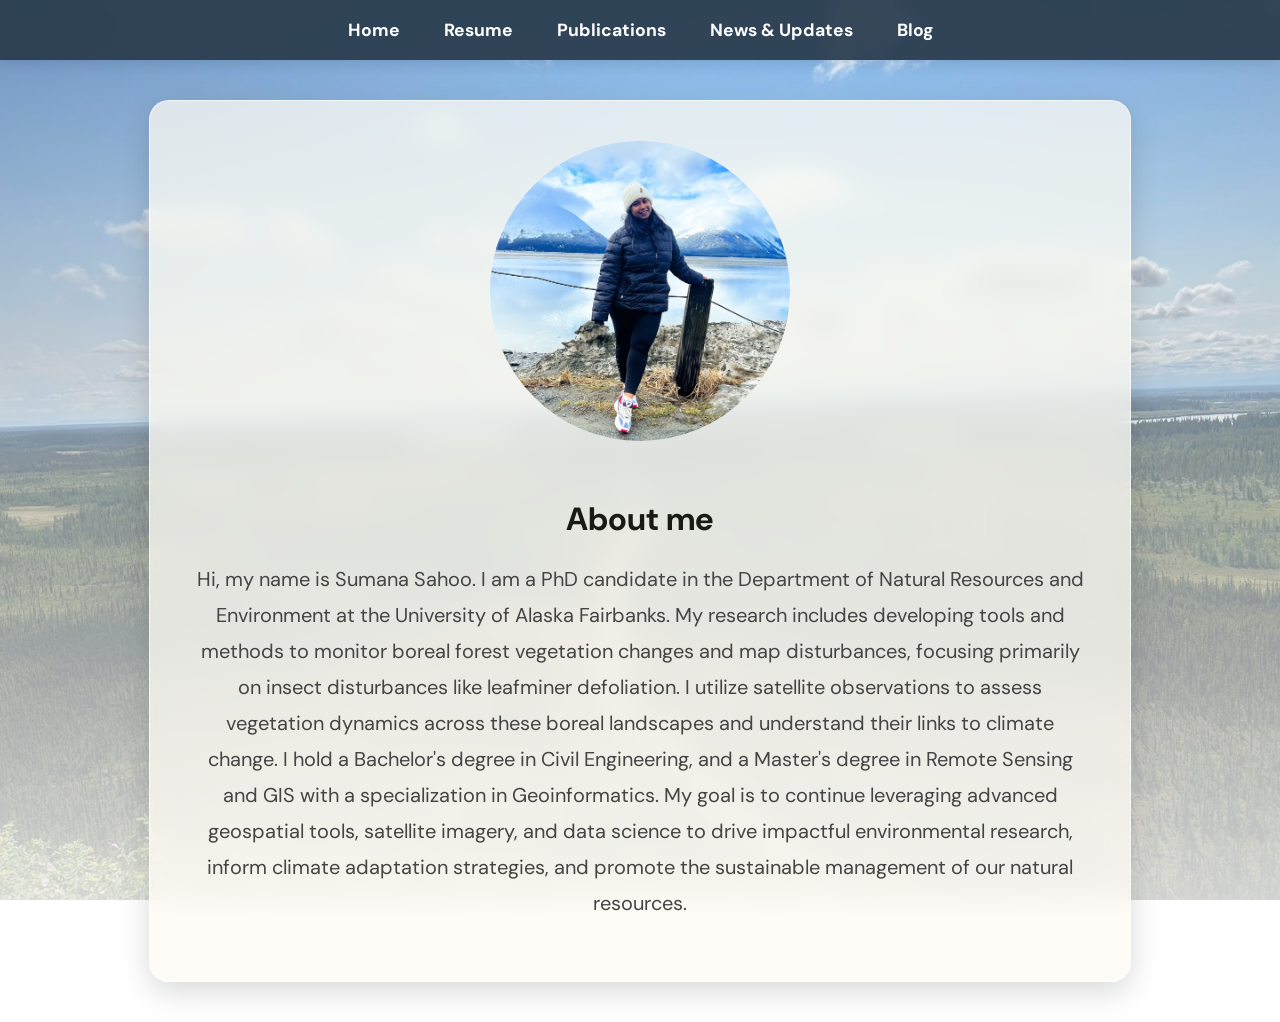
<file: index.html>
<!DOCTYPE html>
<html lang="en">
<head>
    <meta charset="UTF-8">
    <meta name="viewport" content="width=device-width, initial-scale=1.0">
    <title>Sumana Sahoo | Home</title>
    <meta name="description" content="Sumana Sahoo — PhD candidate at the University of Alaska Fairbanks studying boreal forest change with satellite remote sensing.">

    <link rel="preconnect" href="https://fonts.googleapis.com">
    <link rel="stylesheet" href="https://fonts.googleapis.com/css2?family=DM+Sans:wght@400;500;700&display=swap">
    <link rel="stylesheet" href="style.css">
</head>
<body>

    <nav>
        <a href="index.html">Home</a>
        <a href="resume.html">Resume</a>
        <a href="publications.html">Publications</a>
        <a href="updates.html">News & Updates</a>
        <a href="blog.html">Blog</a>
    </nav>

    <div class="container">
        
        <div class="profile-section">
            <img src="profile.jpg" alt="Sumana Sahoo" class="profile-pic">
            
            <h1>About me</h1>
            
            <p>
                Hi, my name is Sumana Sahoo. 
                I am a PhD candidate in the Department of Natural Resources and Environment at the University of Alaska Fairbanks.
                My research includes developing tools and methods to monitor boreal forest vegetation changes and map disturbances, focusing primarily on insect disturbances like leafminer defoliation.
                I utilize satellite observations to assess vegetation dynamics across these boreal landscapes and understand their links to climate change. I hold a Bachelor's degree in Civil Engineering, and a Master's degree in Remote Sensing and GIS with a specialization in Geoinformatics. 
                My goal is to continue leveraging advanced geospatial tools, satellite imagery, and data science to drive impactful environmental research, inform climate adaptation strategies, and promote the sustainable management of our natural resources.
            </p>
        </div>

    </div>

</body>
</html>
</file>
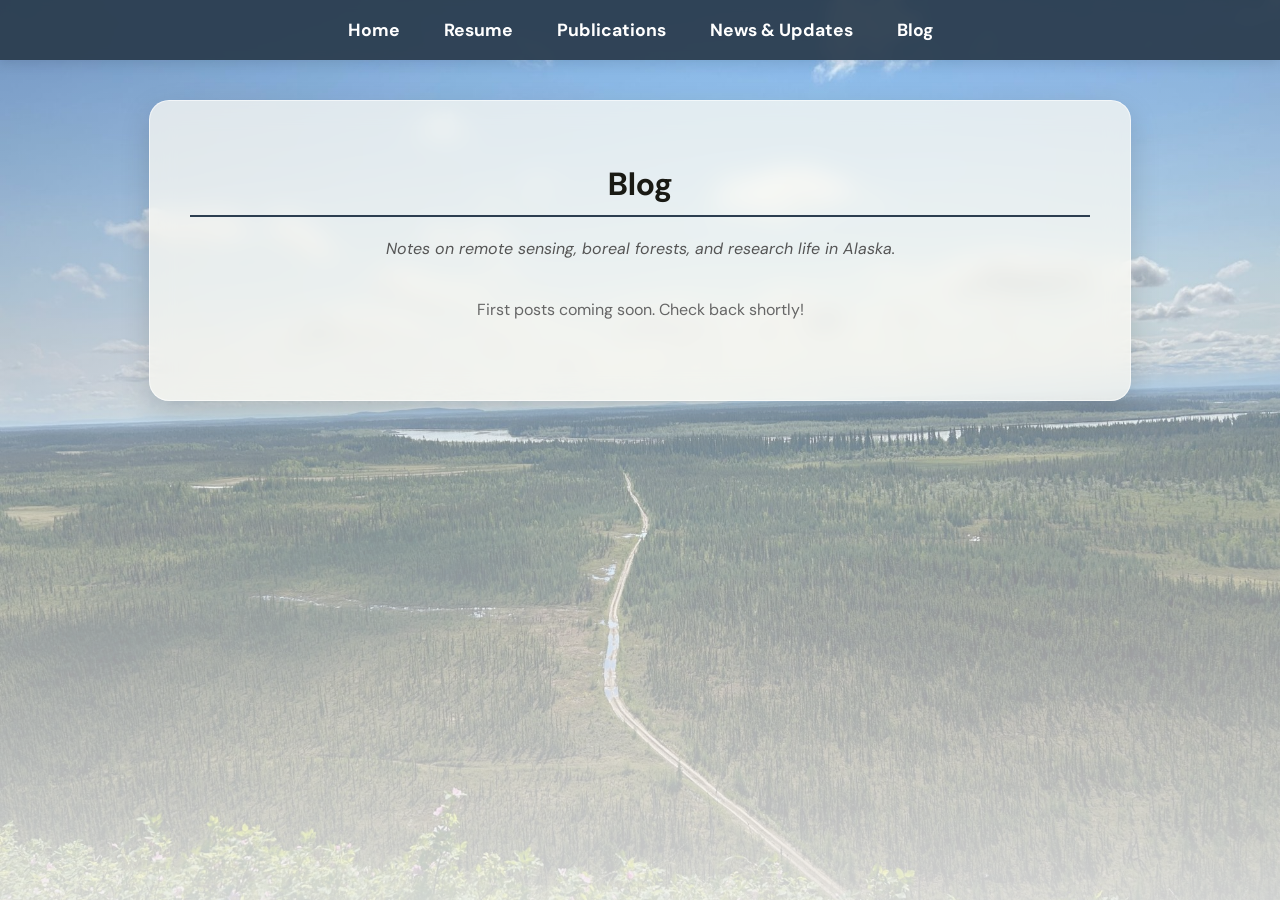
<file: blog.html>
<!DOCTYPE html>
<html lang="en">
<head>
    <meta charset="UTF-8">
    <meta name="viewport" content="width=device-width, initial-scale=1.0">
    <title>Sumana Sahoo | Blog</title>
    <meta name="description" content="Blog by Sumana Sahoo on remote sensing, boreal forests, and life as a PhD student in Alaska.">

    <link rel="preconnect" href="https://fonts.googleapis.com">
    <link rel="stylesheet" href="https://fonts.googleapis.com/css2?family=DM+Sans:wght@400;500;700&display=swap">
    <link rel="stylesheet" href="style.css">
</head>
<body>

    <nav>
        <a href="index.html">Home</a>
        <a href="resume.html">Resume</a>
        <a href="publications.html">Publications</a>
        <a href="updates.html">News & Updates</a>
        <a href="blog.html">Blog</a>
    </nav>

    <div class="container">

        <h1 style="text-align: center; border-bottom: 2px solid #2c3e50; padding-bottom: 10px;">Blog</h1>
        <p style="text-align: center; font-style: italic; color: #555;">
            Notes on remote sensing, boreal forests, and research life in Alaska.
        </p>

        <div class="blog-list">

            <!--
                TO ADD A POST:
                1. Copy blog/post-template.html to blog/your-post-name.html and write your post there.
                2. Copy the <a class="blog-card"> block below, paste it at the TOP of this list
                   (newest first), and change the link, date, title and summary.
                3. Delete the "coming soon" paragraph once your first post is up.
            -->

            <!--
            <a class="blog-card" href="blog/your-post-name.html">
                <span class="blog-date">Month Day, Year</span>
                <h2>Your Post Title</h2>
                <p>One or two sentences that tell readers what the post is about.</p>
            </a>
            -->

            <p class="blog-empty">First posts coming soon. Check back shortly!</p>

        </div>

    </div>

</body>
</html>
</file>
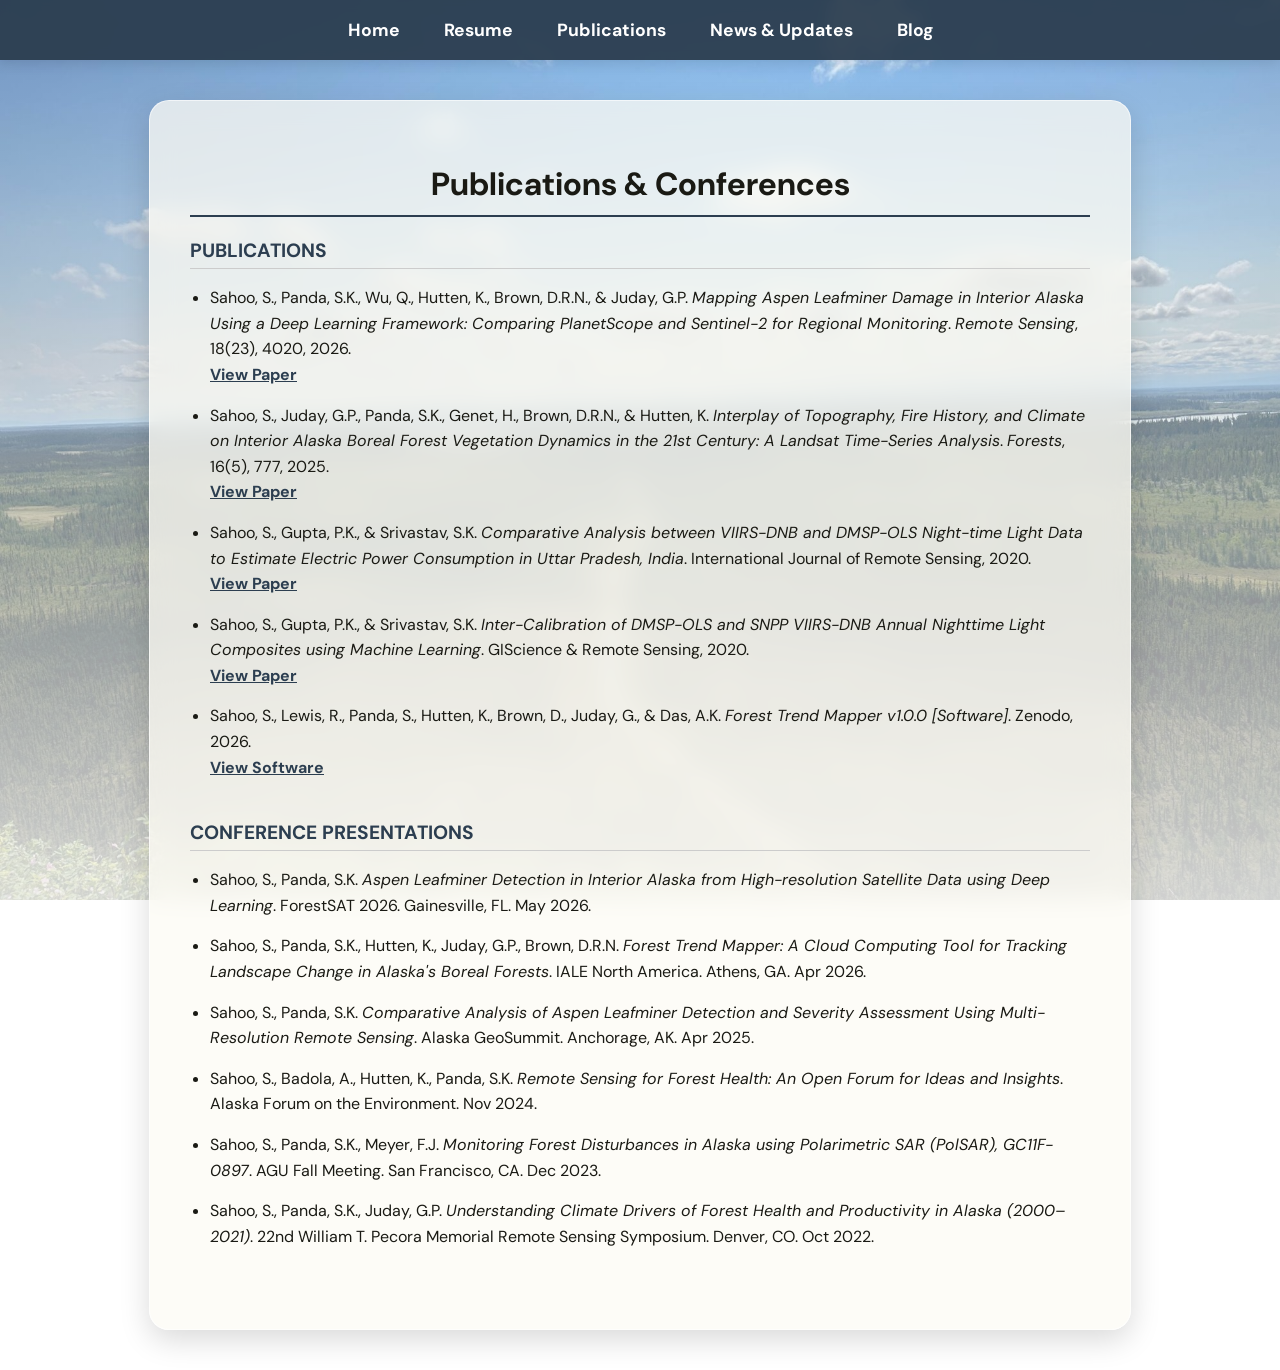
<file: publications.html>
<!DOCTYPE html>
<html lang="en">
<head>
    <meta charset="UTF-8">
    <meta name="viewport" content="width=device-width, initial-scale=1.0">
    <title>Sumana Sahoo | Publications</title>
    
    <link rel="preconnect" href="https://fonts.googleapis.com">
    <link rel="stylesheet" href="https://fonts.googleapis.com/css2?family=DM+Sans:wght@400;500;700&display=swap">
    <link rel="stylesheet" href="style.css">
</head>
<body>

    <nav>
        <a href="index.html">Home</a>
        <a href="resume.html">Resume</a>
        <a href="publications.html">Publications</a>
        <a href="updates.html">News & Updates</a>
        <a href="blog.html">Blog</a>
    </nav>

    <div class="container">
        
        <h1 style="text-align: center; border-bottom: 2px solid #2c3e50; padding-bottom: 10px;">Publications & Conferences</h1>
        
        <div class="resume-section">
            <h2>Publications</h2>
            <ul>

                <li style="margin-bottom: 15px; line-height: 1.6;">
                    Sahoo, S., Panda, S.K., Wu, Q., Hutten, K., Brown, D.R.N., & Juday, G.P.
                    <cite>Mapping Aspen Leafminer Damage in Interior Alaska Using a Deep Learning Framework: Comparing PlanetScope and Sentinel-2 for Regional Monitoring</cite>.
                    <em>Remote Sensing</em>, 18(23), 4020, 2026.
                    <br>
                    <a href="https://doi.org/10.3390/rs18234020" target="_blank" style="color: #2c3e50; font-weight: bold;">View Paper</a>
                </li>

                <li style="margin-bottom: 15px; line-height: 1.6;">
                    Sahoo, S., Juday, G.P., Panda, S.K., Genet, H., Brown, D.R.N., & Hutten, K. 
                    <cite>Interplay of Topography, Fire History, and Climate on Interior Alaska Boreal Forest Vegetation Dynamics in the 21st Century: A Landsat Time-Series Analysis</cite>. 
                    <em>Forests</em>, 16(5), 777, 2025.
                    <br>
                    <a href="https://doi.org/10.3390/f16050777" target="_blank" style="color: #2c3e50; font-weight: bold;">View Paper</a>
                </li>
                
                <li style="margin-bottom: 15px; line-height: 1.6;">
                    Sahoo, S., Gupta, P.K., & Srivastav, S.K. 
                    <cite>Comparative Analysis between VIIRS-DNB and DMSP-OLS Night-time Light Data to Estimate Electric Power Consumption in Uttar Pradesh, India</cite>. 
                    International Journal of Remote Sensing, 2020.
                    <br>
                    <a href="https://doi.org/10.1080/01431161.2019.1693077" target="_blank" style="color: #2c3e50; font-weight: bold;">View Paper</a>
                </li>

                <li style="margin-bottom: 15px; line-height: 1.6;">
                    Sahoo, S., Gupta, P.K., & Srivastav, S.K. 
                    <cite>Inter-Calibration of DMSP-OLS and SNPP VIIRS-DNB Annual Nighttime Light Composites using Machine Learning</cite>. 
                    GIScience & Remote Sensing, 2020.
                    <br>
                    <a href="https://doi.org/10.1080/15481603.2020.1848323" target="_blank" style="color: #2c3e50; font-weight: bold;">View Paper</a>
                </li>

                <li style="margin-bottom: 15px; line-height: 1.6;">
                    Sahoo, S., Lewis, R., Panda, S., Hutten, K., Brown, D., Juday, G., & Das, A.K. 
                    <cite>Forest Trend Mapper v1.0.0 [Software]</cite>. 
                    Zenodo, 2026.
                    <br>
                    <a href="https://doi.org/10.5281/zenodo.19865390" target="_blank" style="color: #2c3e50; font-weight: bold;">View Software</a>
                </li>
            </ul>
        </div>

        <div class="resume-section">
            <h2>Conference Presentations</h2>
            <ul>
                <li style="margin-bottom: 15px; line-height: 1.6;">
                    Sahoo, S., Panda, S.K. 
                    <cite>Aspen Leafminer Detection in Interior Alaska from High-resolution Satellite Data using Deep Learning</cite>. 
                    ForestSAT 2026. Gainesville, FL. May 2026.
                </li>

                <li style="margin-bottom: 15px; line-height: 1.6;">
                    Sahoo, S., Panda, S.K., Hutten, K., Juday, G.P., Brown, D.R.N. 
                    <cite>Forest Trend Mapper: A Cloud Computing Tool for Tracking Landscape Change in Alaska's Boreal Forests</cite>. 
                    IALE North America. Athens, GA. Apr 2026.
                </li>

                <li style="margin-bottom: 15px; line-height: 1.6;">
                    Sahoo, S., Panda, S.K. 
                    <cite>Comparative Analysis of Aspen Leafminer Detection and Severity Assessment Using Multi-Resolution Remote Sensing</cite>. 
                    Alaska GeoSummit. Anchorage, AK. Apr 2025.
                </li>

                <li style="margin-bottom: 15px; line-height: 1.6;">
                    Sahoo, S., Badola, A., Hutten, K., Panda, S.K. 
                    <cite>Remote Sensing for Forest Health: An Open Forum for Ideas and Insights</cite>. 
                    Alaska Forum on the Environment. Nov 2024.
                </li>

                <li style="margin-bottom: 15px; line-height: 1.6;">
                    Sahoo, S., Panda, S.K., Meyer, F.J. 
                    <cite>Monitoring Forest Disturbances in Alaska using Polarimetric SAR (PolSAR), GC11F-0897</cite>. 
                    AGU Fall Meeting. San Francisco, CA. Dec 2023.
                </li>

                <li style="margin-bottom: 15px; line-height: 1.6;">
                    Sahoo, S., Panda, S.K., Juday, G.P. 
                    <cite>Understanding Climate Drivers of Forest Health and Productivity in Alaska (2000–2021)</cite>. 
                    22nd William T. Pecora Memorial Remote Sensing Symposium. Denver, CO. Oct 2022.
                </li>
            </ul>
        </div>

    </div>

</body>
</html>
</file>
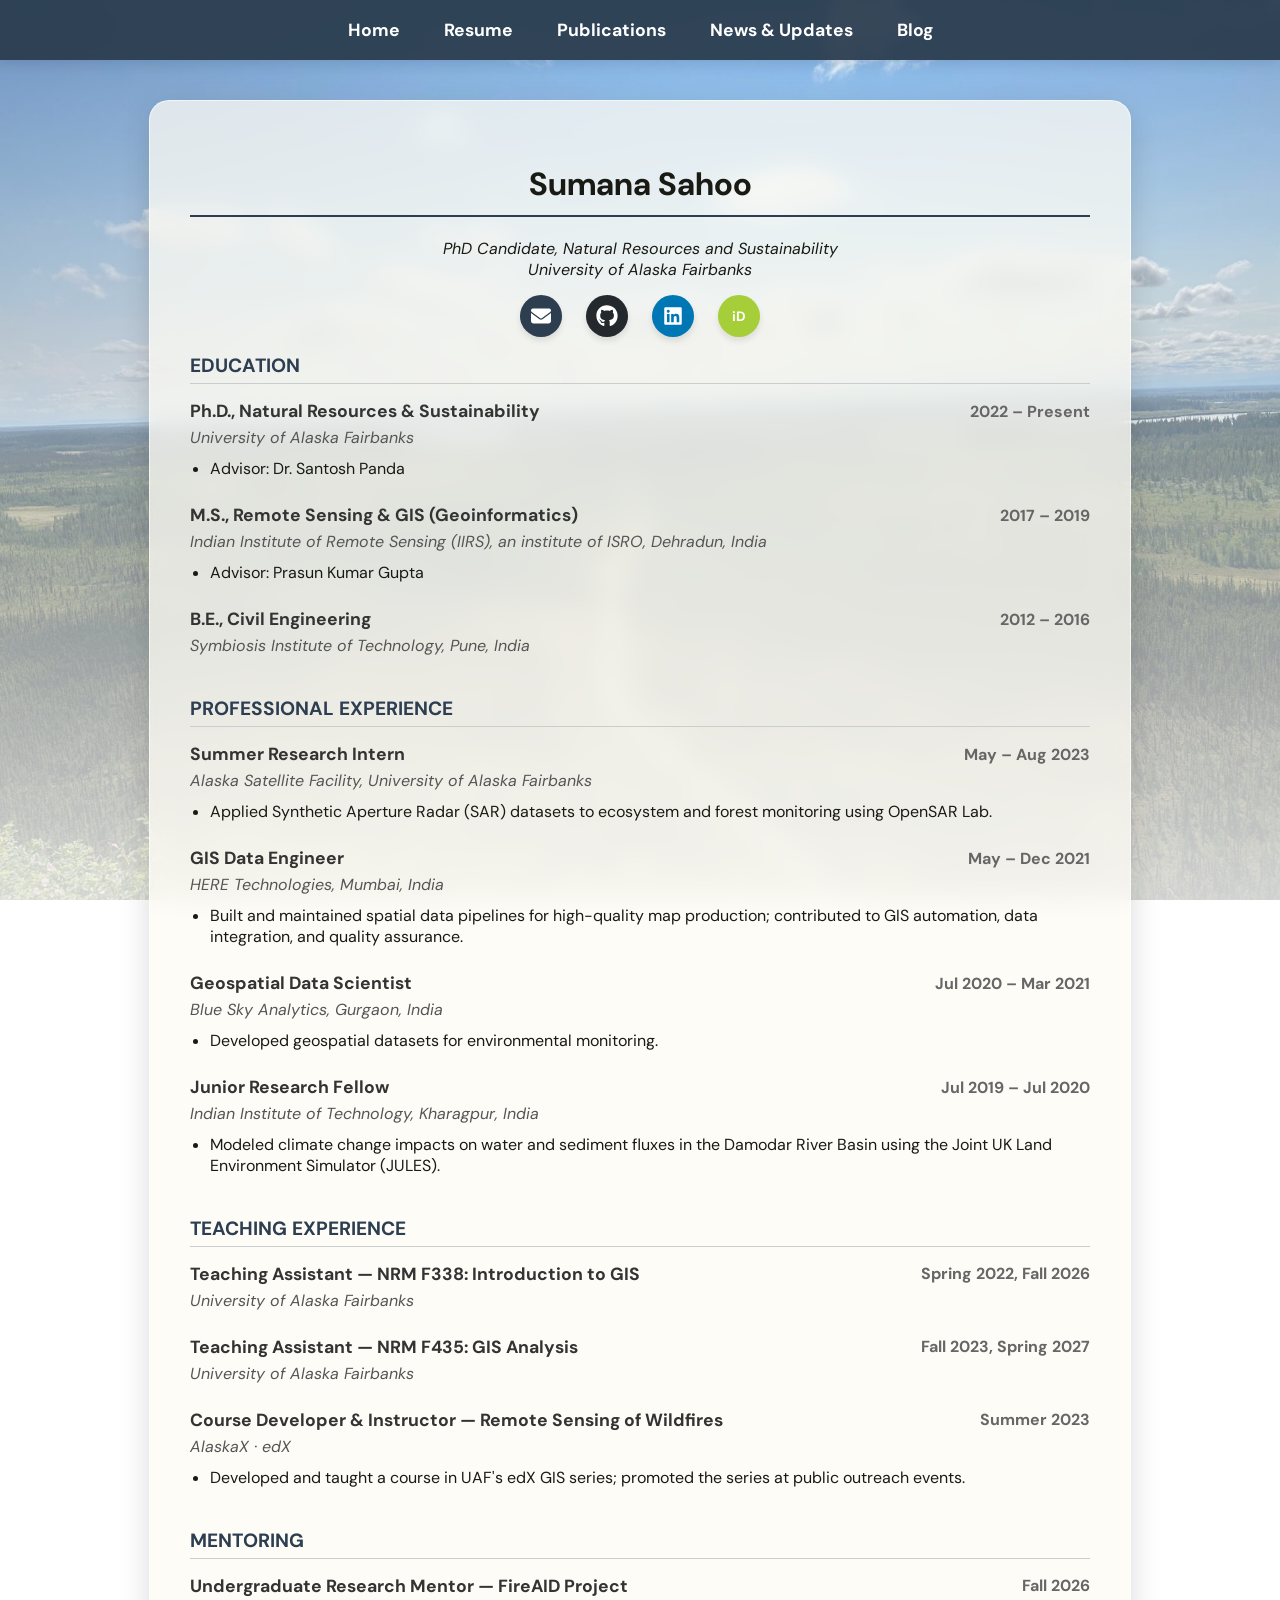
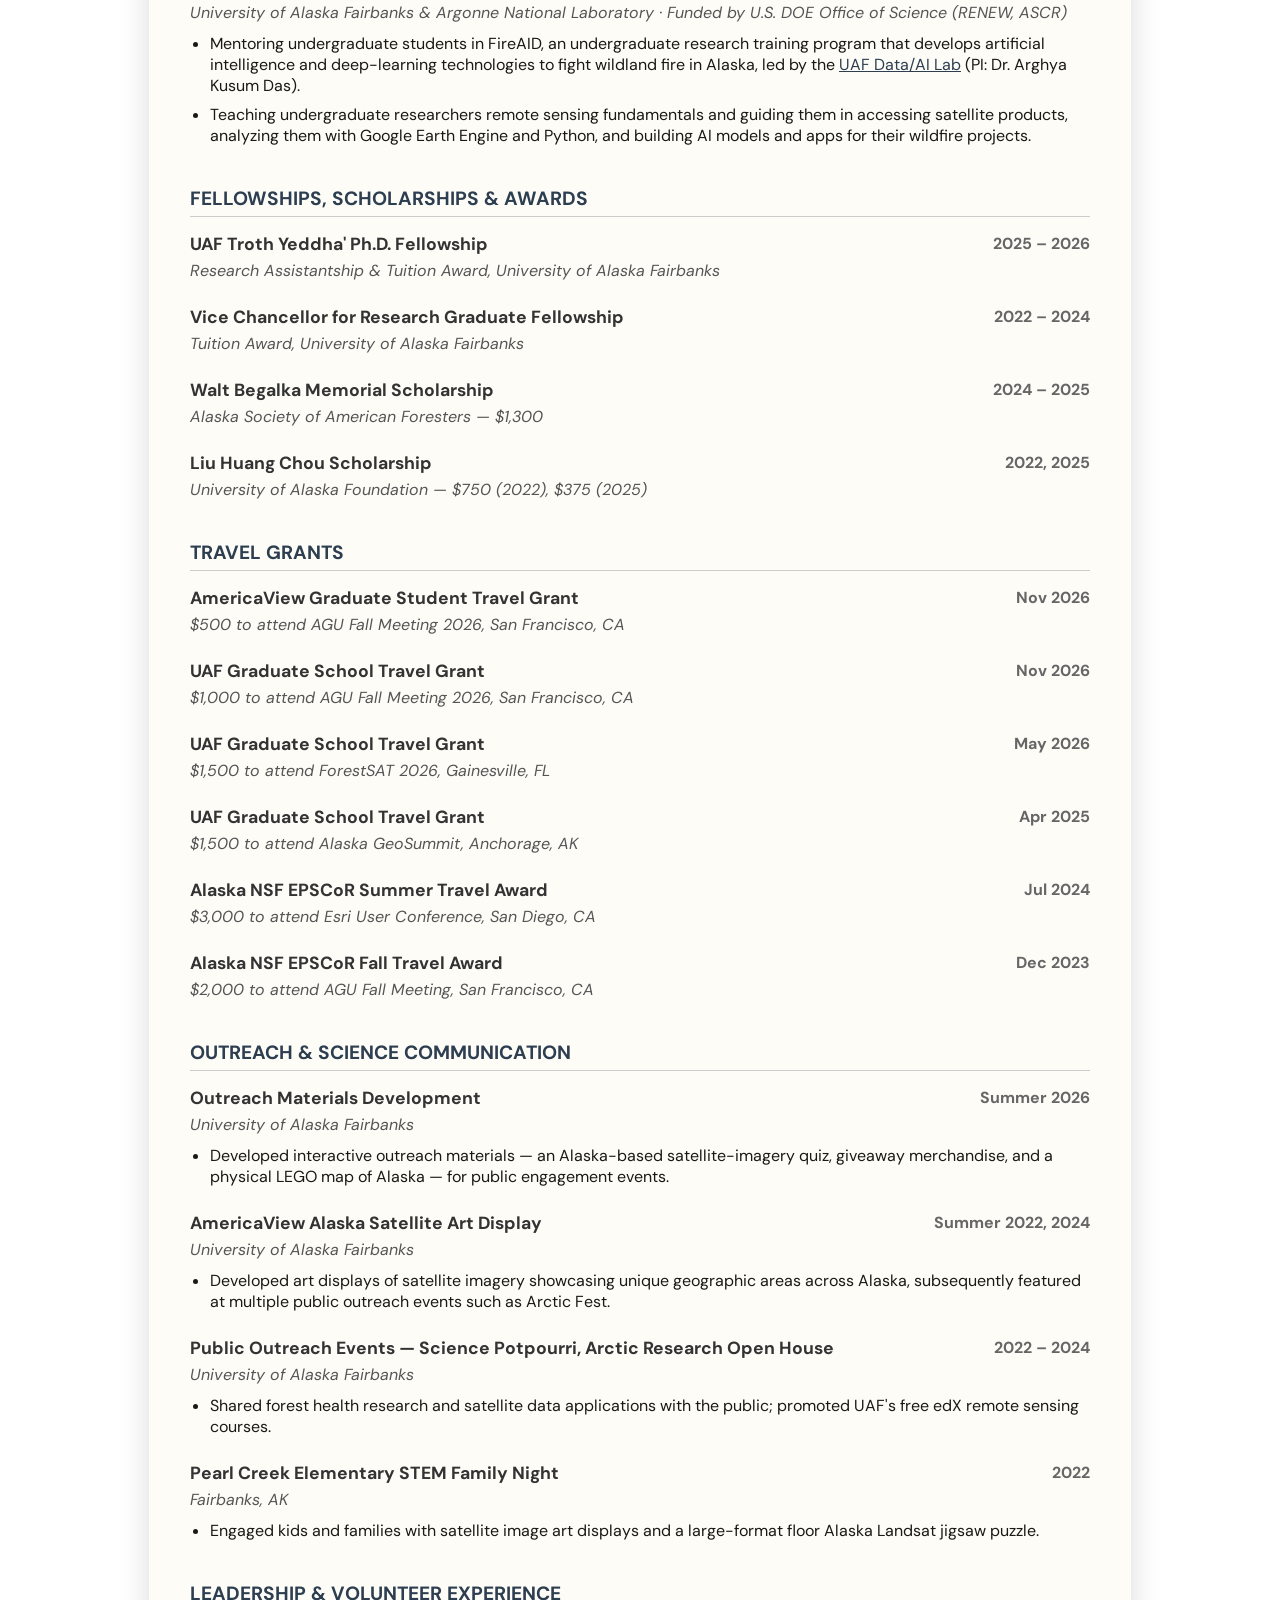
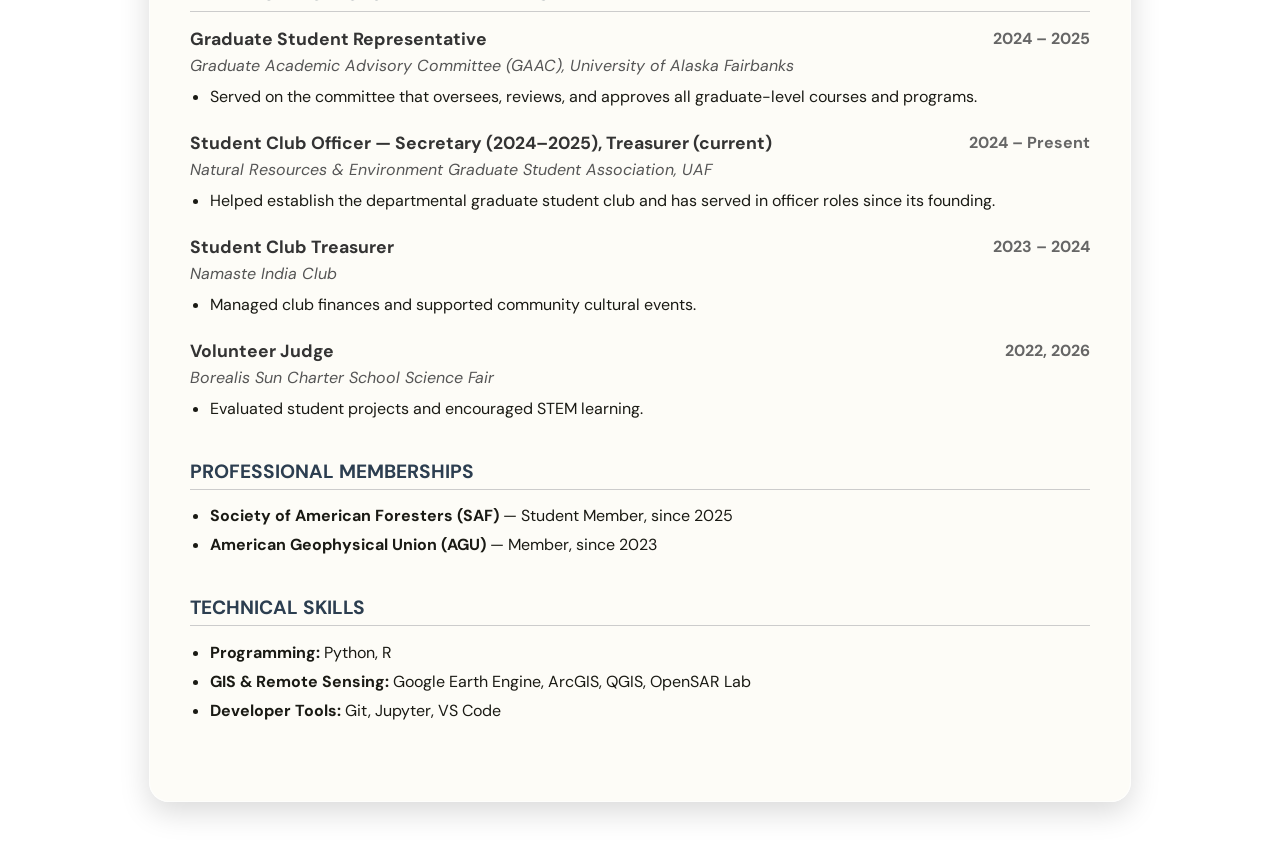
<file: resume.html>
<!DOCTYPE html>
<html lang="en">
<head>
    <meta charset="UTF-8">
    <meta name="viewport" content="width=device-width, initial-scale=1.0">
    <title>Sumana Sahoo | Resume</title>
    
    <link rel="preconnect" href="https://fonts.googleapis.com">
    <link rel="stylesheet" href="https://fonts.googleapis.com/css2?family=DM+Sans:wght@400;500;700&display=swap">
    <link rel="stylesheet" href="style.css">
</head>
<body>

    <nav>
        <a href="index.html">Home</a>
        <a href="resume.html">Resume</a>
        <a href="publications.html">Publications</a>
        <a href="updates.html">News & Updates</a>
        <a href="blog.html">Blog</a>
    </nav>

    <div class="container">
        
<h1 style="text-align: center; border-bottom: 2px solid #2c3e50; padding-bottom: 10px;">Sumana Sahoo</h1>
<p style="text-align: center; font-style: italic; margin-bottom: 15px;">
    PhD Candidate, Natural Resources and Sustainability<br>
    University of Alaska Fairbanks
</p>

<div style="text-align: center; margin-top: 12px;">
    
    <a href="mailto:ssahoo2@alaska.edu" title="Email Me"
       style="display: inline-flex; align-items: center; justify-content: center; width: 42px; height: 42px; background-color: #2c3e50; color: #ffffff; border-radius: 50%; margin: 0 10px; text-decoration: none; box-shadow: 0 4px 6px rgba(0,0,0,0.1); transition: transform 0.2s, background-color 0.2s;"
       onmouseover="this.style.transform='scale(1.1)'; this.style.backgroundColor='#34495e';"
       onmouseout="this.style.transform='scale(1)'; this.style.backgroundColor='#2c3e50';">
        <svg xmlns="http://www.w3.org/2000/svg" viewBox="0 0 512 512" fill="currentColor" width="20" height="20">
            <path d="M48 64C21.5 64 0 85.5 0 112c0 15.1 7.1 29.3 19.2 38.4L236.8 313.6c11.4 8.5 27 8.5 38.4 0L492.8 150.4c12.1-9.1 19.2-23.3 19.2-38.4c0-26.5-21.5-48-48-48H48zM0 176V384c0 35.3 28.7 64 64 64H448c35.3 0 64-28.7 64-64V176L294.4 339.2c-22.8 17.1-54 17.1-76.8 0L0 176z"/>
        </svg>
    </a>

    <a href="https://github.com/Sumana18" target="_blank" title="GitHub"
       style="display: inline-flex; align-items: center; justify-content: center; width: 42px; height: 42px; background-color: #24292e; color: #ffffff; border-radius: 50%; margin: 0 10px; text-decoration: none; box-shadow: 0 4px 6px rgba(0,0,0,0.1); transition: transform 0.2s, background-color 0.2s;"
       onmouseover="this.style.transform='scale(1.1)'; this.style.backgroundColor='#404448';"
       onmouseout="this.style.transform='scale(1)'; this.style.backgroundColor='#24292e';">
        <svg xmlns="http://www.w3.org/2000/svg" viewBox="0 0 496 512" fill="currentColor" width="22" height="22">
            <path d="M165.9 397.4c0 2-2.3 3.6-5.2 3.6-3.3.3-5.6-1.3-5.6-3.6 0-2 2.3-3.6 5.2-3.6 3-.3 5.6 1.3 5.6 3.6zm-31.1-4.5c-.7 2 1.3 4.3 4.3 4.9 2.6 1 5.6 0 6.2-2s-1.3-4.3-4.3-5.2c-2.6-.7-5.5.3-6.2 2.3zm44.2-1.7c-2.9.7-4.9 2.6-4.6 4.9.3 2 2.9 3.3 5.9 2.6 2.9-.7 4.9-2.6 4.6-4.6-.3-1.9-3-3.2-5.9-2.9zM244.8 8C106.1 8 0 113.3 0 252c0 110.9 69.8 205.8 169.5 239.2 12.8 2.3 17.3-5.6 17.3-12.1 0-6.2-.3-40.4-.3-61.4 0 0-70 15-84.7-29.8 0 0-11.4-29.1-27.8-36.6 0 0-22.9-15.7 1.6-15.4 0 0 24.9 2 38.6 25.8 21.9 38.6 58.6 27.5 72.9 20.9 2.3-16 8.8-27.1 16-33.7-55.9-6.2-112.3-14.3-112.3-110.5 0-27.5 7.6-41.3 23.6-58.9-2.6-6.5-11.1-33.3 2.6-67.9 20.9-6.5 69 27 69 27 20-5.6 41.5-8.5 62.8-8.5s42.8 2.9 62.8 8.5c0 0 48.1-33.6 69-27 13.7 34.7 5.2 61.4 2.6 67.9 16 17.7 25.8 31.5 25.8 58.9 0 96.5-58.9 104.2-114.8 110.5 9.2 7.9 17 22.9 17 46.4 0 33.7-.3 75.4-.3 83.6 0 6.5 4.6 14.4 17.3 12.1C428.2 457.8 496 362.9 496 252 496 113.3 383.5 8 244.8 8zM97.2 352.9c-1.3 1-1 3.3.7 5.2 1.6 1.6 3.9 2.3 5.2 1 1.3-1 1-3.3-.7-5.2-1.6-1.6-3.9-2.3-5.2-1zm-10.8-8.1c-.7 1.3.3 2.9 2.3 3.9 1.6 1 3.6.7 4.3-.7.7-1.3-.3-2.9-2.3-3.9-2-.6-3.6-.3-4.3.7zm32.4 35.6c-1.6 1.3-1 4.3 1.3 6.2 2.3 2.3 5.2 2.6 6.5 1 1.3-1.3.7-4.3-1.3-6.2-2.2-2.3-5.2-2.6-6.5-1zm-11.4-14.7c-1.6 1-1.6 3.6 0 5.9 1.6 2.3 4.3 3.3 5.6 2.3 1.6-1.3 1.6-3.9 0-6.2-1.4-2.3-4-3.3-5.6-2z"/>
        </svg>
    </a>

    <a href="https://linkedin.com/in/sumana-sahoo-geo" target="_blank" title="LinkedIn"
       style="display: inline-flex; align-items: center; justify-content: center; width: 42px; height: 42px; background-color: #0077b5; color: #ffffff; border-radius: 50%; margin: 0 10px; text-decoration: none; box-shadow: 0 4px 6px rgba(0,0,0,0.1); transition: transform 0.2s, background-color 0.2s;"
       onmouseover="this.style.transform='scale(1.1)'; this.style.backgroundColor='#0094e3';"
       onmouseout="this.style.transform='scale(1)'; this.style.backgroundColor='#0077b5';">
        <svg xmlns="http://www.w3.org/2000/svg" viewBox="0 0 448 512" fill="currentColor" width="20" height="20">
            <path d="M416 32H31.9C14.3 32 0 46.5 0 64.3v383.4C0 465.5 14.3 480 31.9 480H416c17.6 0 32-14.5 32-32.3V64.3c0-17.8-14.4-32.3-32-32.3zM135.4 416H69V202.2h66.5V416zm-33.2-243c-21.3 0-38.5-17.3-38.5-38.5S80.9 96 102.2 96c21.2 0 38.5 17.3 38.5 38.5 0 21.3-17.2 38.5-38.5 38.5zm282.1 243h-66.4V312c0-24.8-.5-56.7-34.5-56.7-34.6 0-39.9 27-39.9 54.9V416h-66.4V202.2h63.7v29.2h.9c8.9-16.8 30.6-34.5 62.9-34.5 67.2 0 79.7 44.3 79.7 101.9V416z"/>
        </svg>
    </a>
    <a href="https://orcid.org/0000-0003-3655-9415" target="_blank" title="ORCID"
       style="display: inline-flex; align-items: center; justify-content: center; width: 42px; height: 42px; background-color: #a6ce39; color: #ffffff; border-radius: 50%; margin: 0 10px; text-decoration: none; box-shadow: 0 4px 6px rgba(0,0,0,0.1); font-weight: bold; font-size: 0.85rem; transition: transform 0.2s;"
       onmouseover="this.style.transform='scale(1.1)';"
       onmouseout="this.style.transform='scale(1)';">iD</a>

</div>
        
        <div class="resume-section">
            <h2>Education</h2>

            <div class="resume-item">
                <div class="resume-header">
                    <h3 class="title">Ph.D., Natural Resources &amp; Sustainability</h3>
                    <span class="date">2022 – Present</span>
                </div>
                <p class="institution">University of Alaska Fairbanks</p>
                <ul>
                    <li>Advisor: Dr. Santosh Panda</li>
                </ul>
            </div>

            <div class="resume-item">
                <div class="resume-header">
                    <h3 class="title">M.S., Remote Sensing &amp; GIS (Geoinformatics)</h3>
                    <span class="date">2017 – 2019</span>
                </div>
                <p class="institution">Indian Institute of Remote Sensing (IIRS), an institute of ISRO, Dehradun, India</p>
                <ul>
                    <li>Advisor: Prasun Kumar Gupta</li>
                </ul>
            </div>

            <div class="resume-item">
                <div class="resume-header">
                    <h3 class="title">B.E., Civil Engineering</h3>
                    <span class="date">2012 – 2016</span>
                </div>
                <p class="institution">Symbiosis Institute of Technology, Pune, India</p>
            </div>

        </div>

        <div class="resume-section">
            <h2>Professional Experience</h2>

            <div class="resume-item">
                <div class="resume-header">
                    <h3 class="title">Summer Research Intern</h3>
                    <span class="date">May – Aug 2023</span>
                </div>
                <p class="institution">Alaska Satellite Facility, University of Alaska Fairbanks</p>
                <ul>
                    <li>Applied Synthetic Aperture Radar (SAR) datasets to ecosystem and forest monitoring using OpenSAR Lab.</li>
                </ul>
            </div>

            <div class="resume-item">
                <div class="resume-header">
                    <h3 class="title">GIS Data Engineer</h3>
                    <span class="date">May – Dec 2021</span>
                </div>
                <p class="institution">HERE Technologies, Mumbai, India</p>
                <ul>
                    <li>Built and maintained spatial data pipelines for high-quality map production; contributed to GIS automation, data integration, and quality assurance.</li>
                </ul>
            </div>

            <div class="resume-item">
                <div class="resume-header">
                    <h3 class="title">Geospatial Data Scientist</h3>
                    <span class="date">Jul 2020 – Mar 2021</span>
                </div>
                <p class="institution">Blue Sky Analytics, Gurgaon, India</p>
                <ul>
                    <li>Developed geospatial datasets for environmental monitoring.</li>
                </ul>
            </div>

            <div class="resume-item">
                <div class="resume-header">
                    <h3 class="title">Junior Research Fellow</h3>
                    <span class="date">Jul 2019 – Jul 2020</span>
                </div>
                <p class="institution">Indian Institute of Technology, Kharagpur, India</p>
                <ul>
                    <li>Modeled climate change impacts on water and sediment fluxes in the Damodar River Basin using the Joint UK Land Environment Simulator (JULES).</li>
                </ul>
            </div>

        </div>

        <div class="resume-section">
            <h2>Teaching Experience</h2>

            <div class="resume-item">
                <div class="resume-header">
                    <h3 class="title">Teaching Assistant — NRM F338: Introduction to GIS</h3>
                    <span class="date">Spring 2022, Fall 2026</span>
                </div>
                <p class="institution">University of Alaska Fairbanks</p>
            </div>

            <div class="resume-item">
                <div class="resume-header">
                    <h3 class="title">Teaching Assistant — NRM F435: GIS Analysis</h3>
                    <span class="date">Fall 2023, Spring 2027</span>
                </div>
                <p class="institution">University of Alaska Fairbanks</p>
            </div>

            <div class="resume-item">
                <div class="resume-header">
                    <h3 class="title">Course Developer &amp; Instructor — Remote Sensing of Wildfires</h3>
                    <span class="date">Summer 2023</span>
                </div>
                <p class="institution">AlaskaX · edX</p>
                <ul>
                    <li>Developed and taught a course in UAF's edX GIS series; promoted the series at public outreach events.</li>
                </ul>
            </div>

        </div>

        <div class="resume-section">
            <h2>Mentoring</h2>

            <div class="resume-item">
                <div class="resume-header">
                    <h3 class="title">Undergraduate Research Mentor — FireAID Project</h3>
                    <span class="date">Fall 2026</span>
                </div>
                <p class="institution">University of Alaska Fairbanks &amp; Argonne National Laboratory · Funded by U.S. DOE Office of Science (RENEW, ASCR)</p>
                <ul>
                    <li>Mentoring undergraduate students in FireAID, an undergraduate research training program that develops artificial intelligence and deep-learning technologies to fight wildland fire in Alaska, led by the <a href="https://www.cs.uaf.edu/dataailab/FormsTemplate/index_AllFormLinks.html" target="_blank" style="color: #2c3e50;">UAF Data/AI Lab</a> (PI: Dr. Arghya Kusum Das).</li>
                    <li>Teaching undergraduate researchers remote sensing fundamentals and guiding them in accessing satellite products, analyzing them with Google Earth Engine and Python, and building AI models and apps for their wildfire projects.</li>
                </ul>
            </div>

        </div>

        <div class="resume-section">
            <h2>Fellowships, Scholarships &amp; Awards</h2>

            <div class="resume-item">
                <div class="resume-header">
                    <h3 class="title">UAF Troth Yeddha' Ph.D. Fellowship</h3>
                    <span class="date">2025 – 2026</span>
                </div>
                <p class="institution">Research Assistantship &amp; Tuition Award, University of Alaska Fairbanks</p>
            </div>

            <div class="resume-item">
                <div class="resume-header">
                    <h3 class="title">Vice Chancellor for Research Graduate Fellowship</h3>
                    <span class="date">2022 – 2024</span>
                </div>
                <p class="institution">Tuition Award, University of Alaska Fairbanks</p>
            </div>

            <div class="resume-item">
                <div class="resume-header">
                    <h3 class="title">Walt Begalka Memorial Scholarship</h3>
                    <span class="date">2024 – 2025</span>
                </div>
                <p class="institution">Alaska Society of American Foresters — $1,300</p>
            </div>

            <div class="resume-item">
                <div class="resume-header">
                    <h3 class="title">Liu Huang Chou Scholarship</h3>
                    <span class="date">2022, 2025</span>
                </div>
                <p class="institution">University of Alaska Foundation — $750 (2022), $375 (2025)</p>
            </div>

        </div>

        <div class="resume-section">
            <h2>Travel Grants</h2>

            <div class="resume-item">
                <div class="resume-header">
                    <h3 class="title">AmericaView Graduate Student Travel Grant</h3>
                    <span class="date">Nov 2026</span>
                </div>
                <p class="institution">$500 to attend AGU Fall Meeting 2026, San Francisco, CA</p>
            </div>

            <div class="resume-item">
                <div class="resume-header">
                    <h3 class="title">UAF Graduate School Travel Grant</h3>
                    <span class="date">Nov 2026</span>
                </div>
                <p class="institution">$1,000 to attend AGU Fall Meeting 2026, San Francisco, CA</p>
            </div>

            <div class="resume-item">
                <div class="resume-header">
                    <h3 class="title">UAF Graduate School Travel Grant</h3>
                    <span class="date">May 2026</span>
                </div>
                <p class="institution">$1,500 to attend ForestSAT 2026, Gainesville, FL</p>
            </div>

            <div class="resume-item">
                <div class="resume-header">
                    <h3 class="title">UAF Graduate School Travel Grant</h3>
                    <span class="date">Apr 2025</span>
                </div>
                <p class="institution">$1,500 to attend Alaska GeoSummit, Anchorage, AK</p>
            </div>

            <div class="resume-item">
                <div class="resume-header">
                    <h3 class="title">Alaska NSF EPSCoR Summer Travel Award</h3>
                    <span class="date">Jul 2024</span>
                </div>
                <p class="institution">$3,000 to attend Esri User Conference, San Diego, CA</p>
            </div>

            <div class="resume-item">
                <div class="resume-header">
                    <h3 class="title">Alaska NSF EPSCoR Fall Travel Award</h3>
                    <span class="date">Dec 2023</span>
                </div>
                <p class="institution">$2,000 to attend AGU Fall Meeting, San Francisco, CA</p>
            </div>

        </div>

        <div class="resume-section">
            <h2>Outreach &amp; Science Communication</h2>

            <div class="resume-item">
                <div class="resume-header">
                    <h3 class="title">Outreach Materials Development</h3>
                    <span class="date">Summer 2026</span>
                </div>
                <p class="institution">University of Alaska Fairbanks</p>
                <ul>
                    <li>Developed interactive outreach materials — an Alaska-based satellite-imagery quiz, giveaway merchandise, and a physical LEGO map of Alaska — for public engagement events.</li>
                </ul>
            </div>

            <div class="resume-item">
                <div class="resume-header">
                    <h3 class="title">AmericaView Alaska Satellite Art Display</h3>
                    <span class="date">Summer 2022, 2024</span>
                </div>
                <p class="institution">University of Alaska Fairbanks</p>
                <ul>
                    <li>Developed art displays of satellite imagery showcasing unique geographic areas across Alaska, subsequently featured at multiple public outreach events such as Arctic Fest.</li>
                </ul>
            </div>

            <div class="resume-item">
                <div class="resume-header">
                    <h3 class="title">Public Outreach Events — Science Potpourri, Arctic Research Open House</h3>
                    <span class="date">2022 – 2024</span>
                </div>
                <p class="institution">University of Alaska Fairbanks</p>
                <ul>
                    <li>Shared forest health research and satellite data applications with the public; promoted UAF's free edX remote sensing courses.</li>
                </ul>
            </div>

            <div class="resume-item">
                <div class="resume-header">
                    <h3 class="title">Pearl Creek Elementary STEM Family Night</h3>
                    <span class="date">2022</span>
                </div>
                <p class="institution">Fairbanks, AK</p>
                <ul>
                    <li>Engaged kids and families with satellite image art displays and a large-format floor Alaska Landsat jigsaw puzzle.</li>
                </ul>
            </div>

        </div>

        <div class="resume-section">
            <h2>Leadership &amp; Volunteer Experience</h2>

            <div class="resume-item">
                <div class="resume-header">
                    <h3 class="title">Graduate Student Representative</h3>
                    <span class="date">2024 – 2025</span>
                </div>
                <p class="institution">Graduate Academic Advisory Committee (GAAC), University of Alaska Fairbanks</p>
                <ul>
                    <li>Served on the committee that oversees, reviews, and approves all graduate-level courses and programs.</li>
                </ul>
            </div>

            <div class="resume-item">
                <div class="resume-header">
                    <h3 class="title">Student Club Officer — Secretary (2024–2025), Treasurer (current)</h3>
                    <span class="date">2024 – Present</span>
                </div>
                <p class="institution">Natural Resources &amp; Environment Graduate Student Association, UAF</p>
                <ul>
                    <li>Helped establish the departmental graduate student club and has served in officer roles since its founding.</li>
                </ul>
            </div>

            <div class="resume-item">
                <div class="resume-header">
                    <h3 class="title">Student Club Treasurer</h3>
                    <span class="date">2023 – 2024</span>
                </div>
                <p class="institution">Namaste India Club</p>
                <ul>
                    <li>Managed club finances and supported community cultural events.</li>
                </ul>
            </div>

            <div class="resume-item">
                <div class="resume-header">
                    <h3 class="title">Volunteer Judge</h3>
                    <span class="date">2022, 2026</span>
                </div>
                <p class="institution">Borealis Sun Charter School Science Fair</p>
                <ul>
                    <li>Evaluated student projects and encouraged STEM learning.</li>
                </ul>
            </div>

        </div>

        <div class="resume-section">
            <h2>Professional Memberships</h2>

            <ul>
                <li><strong>Society of American Foresters (SAF)</strong> — Student Member, since 2025</li>
                <li><strong>American Geophysical Union (AGU)</strong> — Member, since 2023</li>
            </ul>
        </div>

        <div class="resume-section">
            <h2>Technical Skills</h2>

            <ul>
                <li><strong>Programming:</strong> Python, R</li>
                <li><strong>GIS &amp; Remote Sensing:</strong> Google Earth Engine, ArcGIS, QGIS, OpenSAR Lab</li>
                <li><strong>Developer Tools:</strong> Git, Jupyter, VS Code</li>
            </ul>
        </div>

    </div>

</body>
</html>
</file>
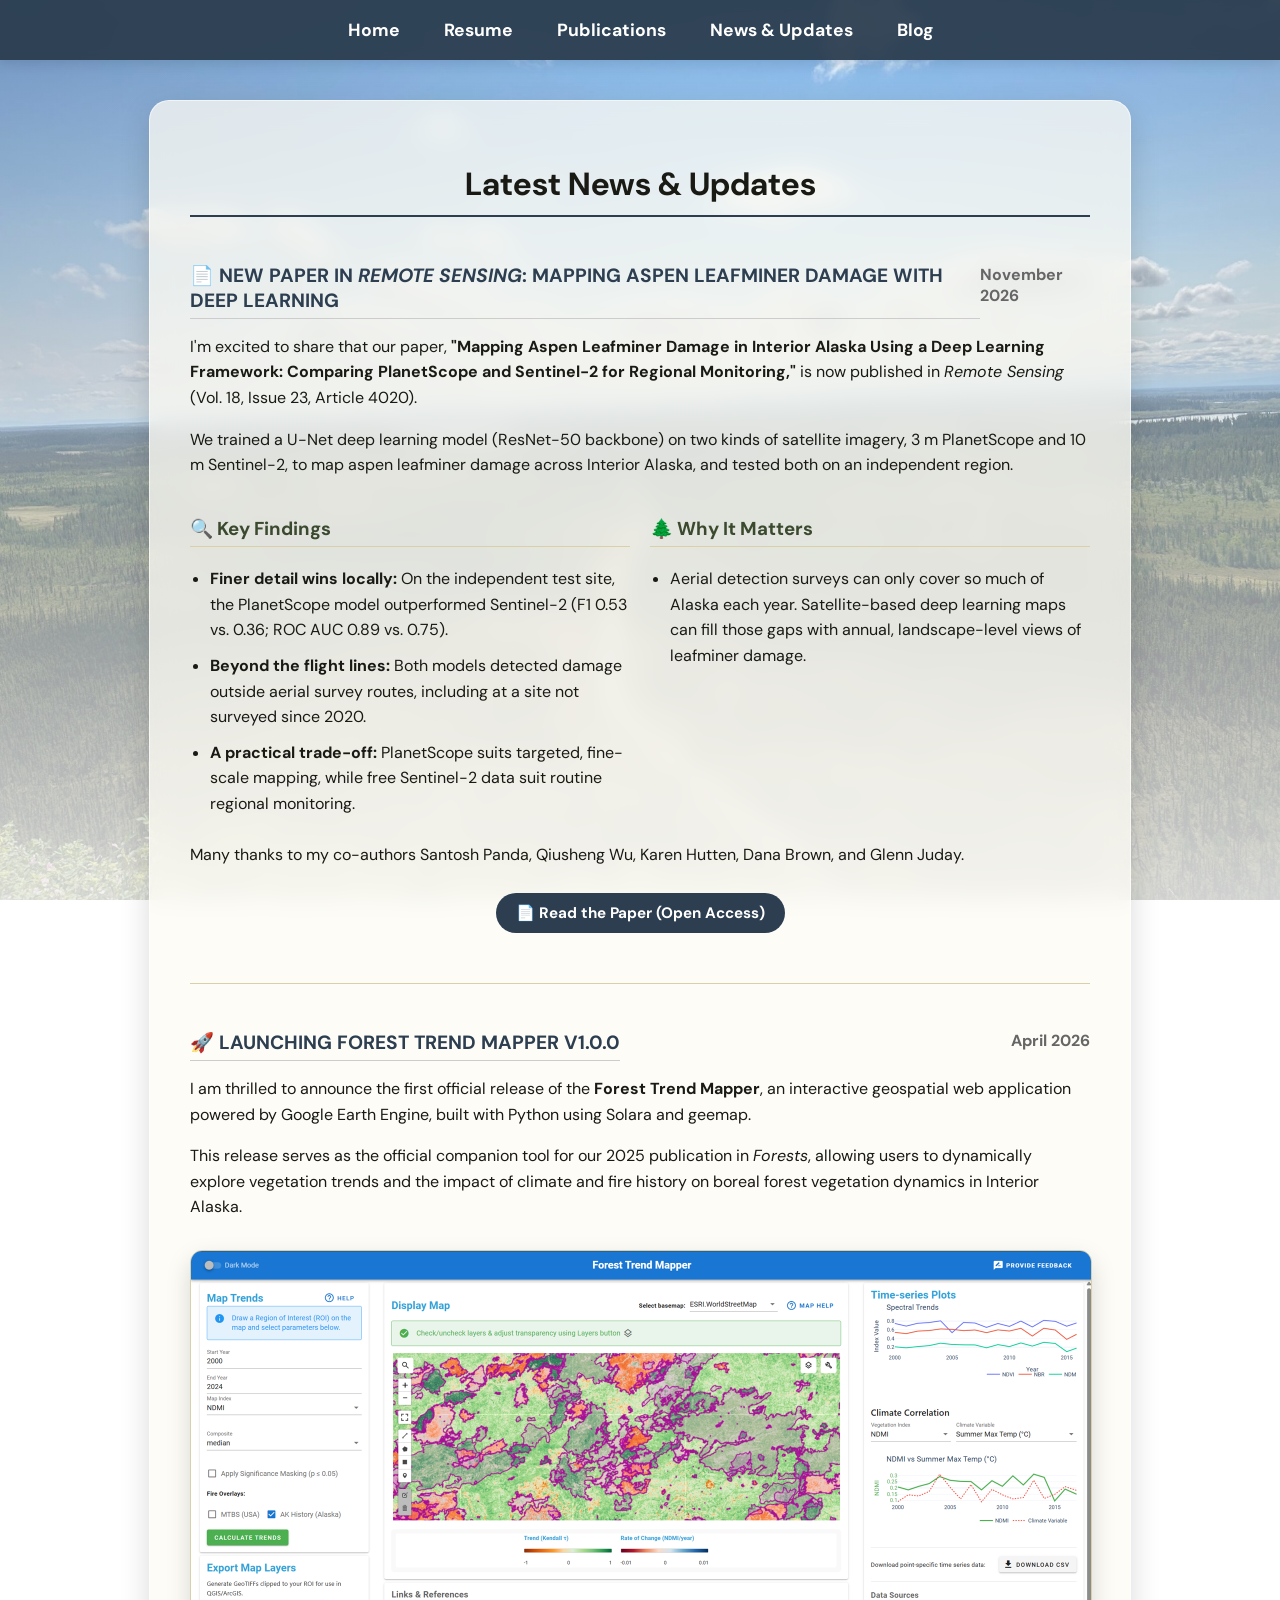
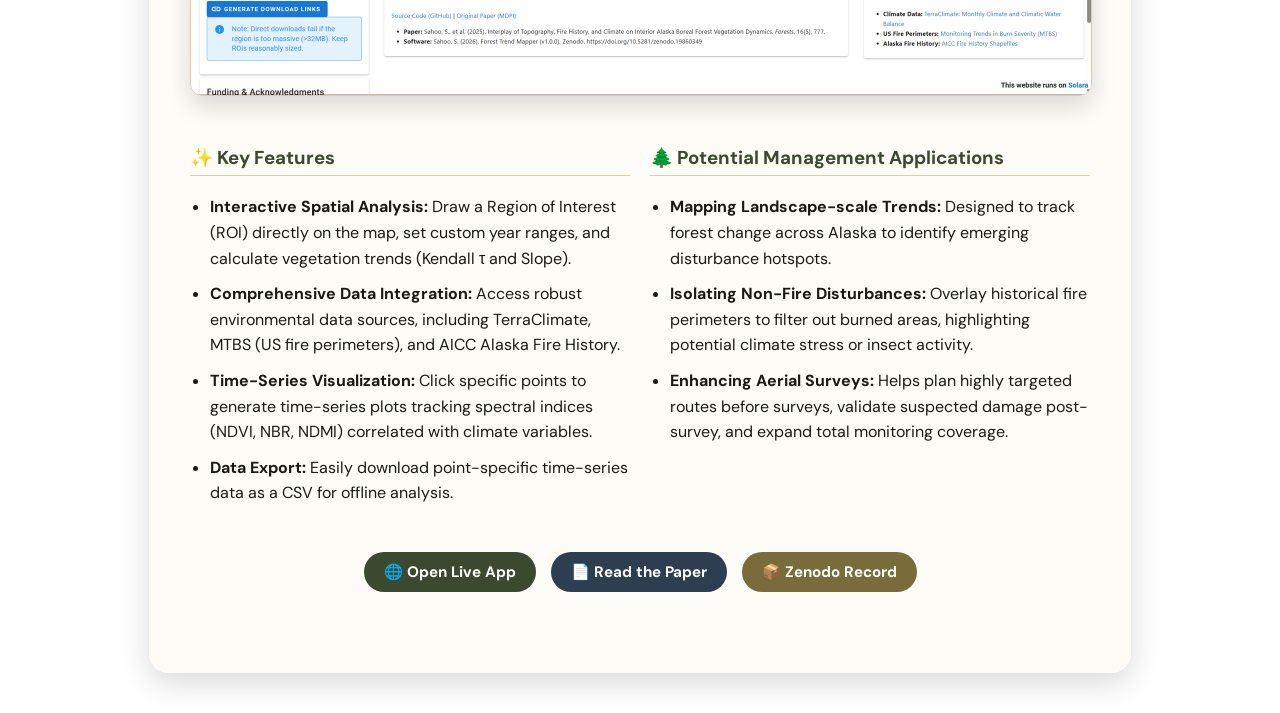
<file: updates.html>
<!DOCTYPE html>
<html lang="en">
<head>
    <meta charset="UTF-8">
    <meta name="viewport" content="width=device-width, initial-scale=1.0">
    <title>Sumana Sahoo | Updates & News</title>
    
    <link rel="preconnect" href="https://fonts.googleapis.com">
    <link rel="stylesheet" href="https://fonts.googleapis.com/css2?family=DM+Sans:wght@400;500;700&display=swap">
    <link rel="stylesheet" href="style.css">
</head>
<body>

    <nav>
        <a href="index.html">Home</a>
        <a href="resume.html">Resume</a>
        <a href="publications.html">Publications</a>
        <a href="updates.html">News & Updates</a>
        <a href="blog.html">Blog</a>
    </nav>

    <div class="container">
        
        <h1 style="text-align: center; border-bottom: 2px solid #2c3e50; padding-bottom: 10px;">Latest News & Updates</h1>
        
        <div class="resume-section" style="margin-top: 30px;">
            <div class="resume-item">
                <div class="resume-header">
                    <h2 style="color: #2c3e50; margin-bottom: 5px;">📄 New Paper in <em>Remote Sensing</em>: Mapping Aspen Leafminer Damage with Deep Learning</h2>
                    <span class="date">November 2026</span>
                </div>

                <p style="line-height: 1.6; margin-top: 10px;">
                    I'm excited to share that our paper, <strong>"Mapping Aspen Leafminer Damage in Interior Alaska Using a Deep Learning Framework: Comparing PlanetScope and Sentinel-2 for Regional Monitoring,"</strong> is now published in <em>Remote Sensing</em> (Vol. 18, Issue 23, Article 4020).
                </p>
                <p style="line-height: 1.6; margin-top: 10px;">
                    We trained a U-Net deep learning model (ResNet-50 backbone) on two kinds of satellite imagery, 3 m PlanetScope and 10 m Sentinel-2, to map aspen leafminer damage across Interior Alaska, and tested both on an independent region.
                </p>

                <div style="display: flex; flex-wrap: wrap; gap: 20px; margin-top: 20px;">
                    <div style="flex: 1; min-width: 300px;">
                        <h3 style="color: #3b4a2f; border-bottom: 1px solid #d9cfa8; padding-bottom: 5px;">🔍 Key Findings</h3>
                        <ul style="line-height: 1.6; padding-left: 20px;">
                            <li style="margin-bottom: 10px;"><strong>Finer detail wins locally:</strong> On the independent test site, the PlanetScope model outperformed Sentinel-2 (F1 0.53 vs. 0.36; ROC AUC 0.89 vs. 0.75).</li>
                            <li style="margin-bottom: 10px;"><strong>Beyond the flight lines:</strong> Both models detected damage outside aerial survey routes, including at a site not surveyed since 2020.</li>
                            <li style="margin-bottom: 10px;"><strong>A practical trade-off:</strong> PlanetScope suits targeted, fine-scale mapping, while free Sentinel-2 data suit routine regional monitoring.</li>
                        </ul>
                    </div>
                    <div style="flex: 1; min-width: 300px;">
                        <h3 style="color: #3b4a2f; border-bottom: 1px solid #d9cfa8; padding-bottom: 5px;">🌲 Why It Matters</h3>
                        <ul style="line-height: 1.6; padding-left: 20px;">
                            <li style="margin-bottom: 10px;">Aerial detection surveys can only cover so much of Alaska each year. Satellite-based deep learning maps can fill those gaps with annual, landscape-level views of leafminer damage.</li>
                        </ul>
                    </div>
                </div>

                <p style="line-height: 1.6; margin-top: 10px;">
                    Many thanks to my co-authors Santosh Panda, Qiusheng Wu, Karen Hutten, Dana Brown, and Glenn Juday.
                </p>

                <div style="margin-top: 25px; display: flex; flex-wrap: wrap; gap: 15px; justify-content: center;">
                    <a href="https://doi.org/10.3390/rs18234020" target="_blank"
                       style="background-color: #2c3e50; color: #ffffff; padding: 10px 20px; border-radius: 25px; text-decoration: none; font-weight: bold; font-size: 0.95rem; transition: transform 0.2s, background-color 0.2s;"
                       onmouseover="this.style.transform='translateY(-3px)'; this.style.backgroundColor='#3a506b';"
                       onmouseout="this.style.transform='translateY(0)'; this.style.backgroundColor='#2c3e50';">
                        📄 Read the Paper (Open Access)
                    </a>
                </div>
            </div>
        </div>

        <div class="resume-section" style="margin-top: 50px; border-top: 1px solid #d9cfa8; padding-top: 30px;">
            <div class="resume-item">
                <div class="resume-header">
                    <h2 style="color: #2c3e50; margin-bottom: 5px;">🚀 Launching Forest Trend Mapper v1.0.0</h2>
                    <span class="date">April 2026</span>
                </div>
                
                <p style="line-height: 1.6; margin-top: 10px;">
                    I am thrilled to announce the first official release of the <strong>Forest Trend Mapper</strong>, an interactive geospatial web application powered by Google Earth Engine, built with Python using Solara and geemap.
                </p>
                <p style="line-height: 1.6; margin-top: 10px;">
                    This release serves as the official companion tool for our 2025 publication in <em>Forests</em>, allowing users to dynamically explore vegetation trends and the impact of climate and fire history on boreal forest vegetation dynamics in Interior Alaska.
                </p>

                <div style="margin: 30px 0; text-align: center;">
                    <img src="app_ss.png" alt="Screenshot of the Forest Trend Mapper App" 
                         style="max-width: 100%; height: auto; border-radius: 12px; box-shadow: 0 10px 25px rgba(0,0,0,0.15); border: 1px solid #d9cfa8; display: block; margin: 0 auto;">
                </div>

                <div style="display: flex; flex-wrap: wrap; gap: 20px; margin-top: 20px;">
                    
                    <div style="flex: 1; min-width: 300px;">
                        <h3 style="color: #3b4a2f; border-bottom: 1px solid #d9cfa8; padding-bottom: 5px;">✨ Key Features</h3>
                        <ul style="line-height: 1.6; padding-left: 20px;">
                            <li style="margin-bottom: 10px;"><strong>Interactive Spatial Analysis:</strong> Draw a Region of Interest (ROI) directly on the map, set custom year ranges, and calculate vegetation trends (Kendall τ and Slope).</li>
                            <li style="margin-bottom: 10px;"><strong>Comprehensive Data Integration:</strong> Access robust environmental data sources, including TerraClimate, MTBS (US fire perimeters), and AICC Alaska Fire History.</li>
                            <li style="margin-bottom: 10px;"><strong>Time-Series Visualization:</strong> Click specific points to generate time-series plots tracking spectral indices (NDVI, NBR, NDMI) correlated with climate variables.</li>
                            <li style="margin-bottom: 10px;"><strong>Data Export:</strong> Easily download point-specific time-series data as a CSV for offline analysis.</li>
                        </ul>
                    </div>

                    <div style="flex: 1; min-width: 300px;">
                        <h3 style="color: #3b4a2f; border-bottom: 1px solid #d9cfa8; padding-bottom: 5px;">🌲 Potential Management Applications</h3>
                        <ul style="line-height: 1.6; padding-left: 20px;">
                            <li style="margin-bottom: 10px;"><strong>Mapping Landscape-scale Trends:</strong> Designed to track forest change across Alaska to identify emerging disturbance hotspots.</li>
                            <li style="margin-bottom: 10px;"><strong>Isolating Non-Fire Disturbances:</strong> Overlay historical fire perimeters to filter out burned areas, highlighting potential climate stress or insect activity.</li>
                            <li style="margin-bottom: 10px;"><strong>Enhancing Aerial Surveys:</strong> Helps plan highly targeted routes before surveys, validate suspected damage post-survey, and expand total monitoring coverage.</li>
                        </ul>
                    </div>
                </div>

                <div style="margin-top: 30px; display: flex; flex-wrap: wrap; gap: 15px; justify-content: center;">
                    <a href="https://sumanasahoo-forest-trend-mapper.hf.space/" target="_blank" 
                       style="background-color: #3b4a2f; color: #ffffff; padding: 10px 20px; border-radius: 25px; text-decoration: none; font-weight: bold; font-size: 0.95rem; transition: transform 0.2s, background-color 0.2s;"
                       onmouseover="this.style.transform='translateY(-3px)'; this.style.backgroundColor='#4f633f';"
                       onmouseout="this.style.transform='translateY(0)'; this.style.backgroundColor='#3b4a2f';">
                        🌐 Open Live App
                    </a>

                    <a href="https://doi.org/10.3390/f16050777" target="_blank" 
                       style="background-color: #2c3e50; color: #ffffff; padding: 10px 20px; border-radius: 25px; text-decoration: none; font-weight: bold; font-size: 0.95rem; transition: transform 0.2s, background-color 0.2s;"
                       onmouseover="this.style.transform='translateY(-3px)'; this.style.backgroundColor='#3a506b';"
                       onmouseout="this.style.transform='translateY(0)'; this.style.backgroundColor='#2c3e50';">
                        📄 Read the Paper
                    </a>

                    <a href="https://zenodo.org/records/19865390" target="_blank" 
                       style="background-color: #7a6b3a; color: #ffffff; padding: 10px 20px; border-radius: 25px; text-decoration: none; font-weight: bold; font-size: 0.95rem; transition: transform 0.2s, background-color 0.2s;"
                       onmouseover="this.style.transform='translateY(-3px)'; this.style.backgroundColor='#948246';"
                       onmouseout="this.style.transform='translateY(0)'; this.style.backgroundColor='#7a6b3a';">
                        📦 Zenodo Record
                    </a>
                </div>
                
            </div>
        </div>

    </div>

</body>
</html>
</file>
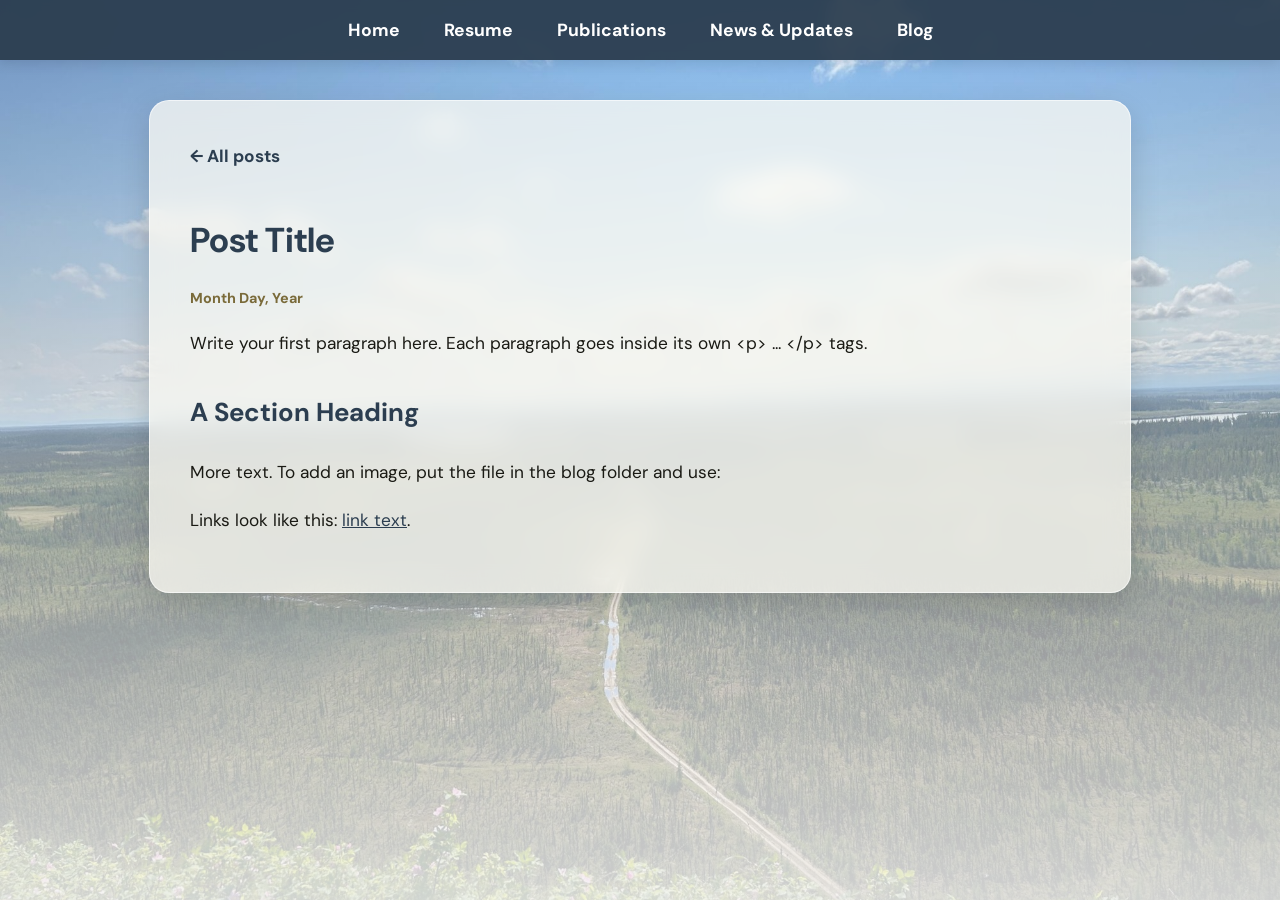
<file: blog/post-template.html>
<!DOCTYPE html>
<html lang="en">
<head>
    <meta charset="UTF-8">
    <meta name="viewport" content="width=device-width, initial-scale=1.0">
    <title>Sumana Sahoo | Post Title</title>
    <meta name="description" content="One-sentence summary of this post.">

    <link rel="preconnect" href="https://fonts.googleapis.com">
    <link rel="stylesheet" href="https://fonts.googleapis.com/css2?family=DM+Sans:wght@400;500;700&display=swap">
    <!-- Posts live one folder down, so paths start with ../ -->
    <link rel="stylesheet" href="../style.css">
</head>
<body>

    <nav>
        <a href="../index.html">Home</a>
        <a href="../resume.html">Resume</a>
        <a href="../publications.html">Publications</a>
        <a href="../updates.html">News & Updates</a>
        <a href="../blog.html">Blog</a>
    </nav>

    <div class="container blog-post">

        <a href="../blog.html" class="blog-back">← All posts</a>

        <h1>Post Title</h1>
        <p class="blog-date">Month Day, Year</p>

        <p>
            Write your first paragraph here. Each paragraph goes inside its own &lt;p&gt; ... &lt;/p&gt; tags.
        </p>

        <h2>A Section Heading</h2>
        <p>
            More text. To add an image, put the file in the blog folder and use:
        </p>
        <!-- <img src="my-image.jpg" alt="Describe the image"> -->

        <p>
            Links look like this: <a href="https://example.com" target="_blank">link text</a>.
        </p>

    </div>

</body>
</html>
</file>
<file: style.css>
/* =========================================
   Global Styles & Animations
   ========================================= */
html {
    scroll-behavior: smooth; /* Makes scrolling fluid */
}

body {
    font-family: 'DM Sans', Arial, sans-serif; /* Using your elegant font */
    margin: 0;
    padding: 0;
    
    /* Your beautiful background */
    background-image: linear-gradient(rgba(244, 244, 244, 0.10), rgba(244, 244, 244, 0.85)), url('boreal.jpg');
    background-size: cover; 
    background-position: center; 
    background-attachment: fixed; 
    color: #1A1A14;

}

/* The instruction for the animation */
@keyframes fadeIn {
    from { opacity: 0; transform: translateY(15px); }
    to { opacity: 1; transform: translateY(0); }
}

/* =========================================
   Navigation Bar
   ========================================= */
nav {
    background-color: rgba(44, 62, 80, 0.95); /* Slightly transparent */
    backdrop-filter: blur(5px); /* Blurs the background behind the nav */
    color: white;
    padding: 1.2rem;
    text-align: center;
    position: sticky; /* Keeps it at the top when scrolling */
    top: 0;
    z-index: 1000;
    box-shadow: 0 4px 12px rgba(0,0,0,0.1); /* Soft shadow */
}

nav a {
    color: white;
    text-decoration: none;
    margin: 0 20px;
    font-weight: bold;
    font-size: 1.1rem;
    display: inline-block;
    transition: transform 0.3s ease, color 0.3s ease; /* Fluid hover transition */
}

nav a:hover {
    color: #D9CFA8; /* Changes to a nice mossy gold from your CV */
    transform: translateY(-3px); /* Gently lifts the text up */
}

/* =========================================
   Main Content Layout (The "Frame")
   ========================================= */
.container {
    width: 80%;
    max-width: 900px;
    margin: 40px auto;
    padding: 40px;
    
    /* NEW: Glassmorphism Effect */
    background: rgba(253, 251, 245, 0.75); /* Semi-transparent off-white */
    backdrop-filter: blur(12px); /* Creates the frosted glass blur */
    -webkit-backdrop-filter: blur(12px); /* Safari support */
    
    border-radius: 20px; /* Softer, more fluid corners */
    border: 1px solid rgba(255, 255, 255, 0.6); /* Subtle highlight edge */
    box-shadow: 0 10px 30px rgba(0, 0, 0, 0.15); /* Deep, soft shadow */
    
    transition: transform 0.4s ease, box-shadow 0.4s ease;
}

.container:hover {
    transform: translateY(-5px); /* Entire container lifts slightly on hover */
    box-shadow: 0 15px 35px rgba(0, 0, 0, 0.2);
}

/* =========================================
   Profile Section Styling
   ========================================= */
.profile-section {
    text-align: center;
}

.profile-pic {
    width: 300px; /* INCREASED: Bigger picture */
    height: 300px; /* INCREASED: Bigger picture */
    border-radius: 50%; /* Keeps it a perfect circle */
    object-fit: cover;
    margin-bottom: 30px; /* Added more space below the picture */
    
}

/* NEW: Styling specifically for the bio text to make it larger */
.profile-section p {
    font-size: 1.25rem; /* Makes the bio text larger and easier to read */
    line-height: 1.8; /* Adds breathing room between the lines of text */
    color: #444;
}

/* =========================================
   Resume Page Specific Styles
   ========================================= */
.resume-section {
    margin-bottom: 40px;
}

.resume-section h2 {
    color: #2c3e50;
    text-transform: uppercase;
    font-size: 1.2rem;
    border-bottom: 1px solid #ccc;
    padding-bottom: 5px;
}

.resume-item {
    margin-bottom: 25px;
}

/* This flexbox trick puts the title on the left and the date on the right! */
.resume-header {
    display: flex;
    justify-content: space-between;
    align-items: center;
}

.resume-header .title {
    margin: 0;
    font-size: 1.1rem;
    color: #333;
}

.resume-header .date {
    font-weight: bold;
    color: #666;
}

.institution {
    margin: 5px 0 10px 0;
    font-style: italic;
    color: #555;
}

.resume-section ul {
    margin-top: 0;
    padding-left: 20px;
}

.resume-section li {
    margin-bottom: 8px;
}
/* =========================================
   Phones & small screens
   ========================================= */
img { max-width: 100%; height: auto; }

@media (max-width: 700px) {
    nav { padding: 0.8rem 0.5rem; }
    nav a { margin: 4px 10px; font-size: 1rem; }
    .container { width: auto; margin: 20px 12px; padding: 22px; }
    .container:hover { transform: none; }
    .profile-pic { width: 200px; height: 200px; }
    .profile-section p { font-size: 1.05rem; }
    .resume-header { flex-direction: column; align-items: flex-start; gap: 4px; }
    body { background-attachment: scroll; }
}

/* Keep the contact icons on one line */
.container a[style*="inline-flex"] { vertical-align: middle; }

/* =========================================
   Blog
   ========================================= */
.blog-list { margin-top: 30px; }

.blog-card {
    display: block;
    padding: 20px 24px;
    margin-bottom: 20px;
    border-radius: 14px;
    background: rgba(255, 255, 255, 0.55);
    border: 1px solid #d9cfa8;
    color: inherit;
    text-decoration: none;
    transition: transform 0.2s ease, box-shadow 0.2s ease;
}
.blog-card:hover { transform: translateY(-3px); box-shadow: 0 8px 20px rgba(0,0,0,0.12); }
.blog-card h2 { margin: 6px 0 8px; color: #2c3e50; font-size: 1.3rem; }
.blog-card p { margin: 0; color: #444; line-height: 1.6; }

.blog-date { font-weight: bold; color: #7a6b3a; font-size: 0.9rem; }
.blog-empty { text-align: center; color: #666; margin: 40px 0; }

.blog-post { line-height: 1.75; font-size: 1.08rem; }
.blog-post h1 { margin-bottom: 4px; color: #2c3e50; }
.blog-post h2 { color: #2c3e50; margin-top: 32px; }
.blog-post img { border-radius: 10px; margin: 20px 0; }
.blog-post a { color: #2c3e50; }
.blog-back { display: inline-block; margin-bottom: 16px; font-weight: bold; text-decoration: none; }
</file>
